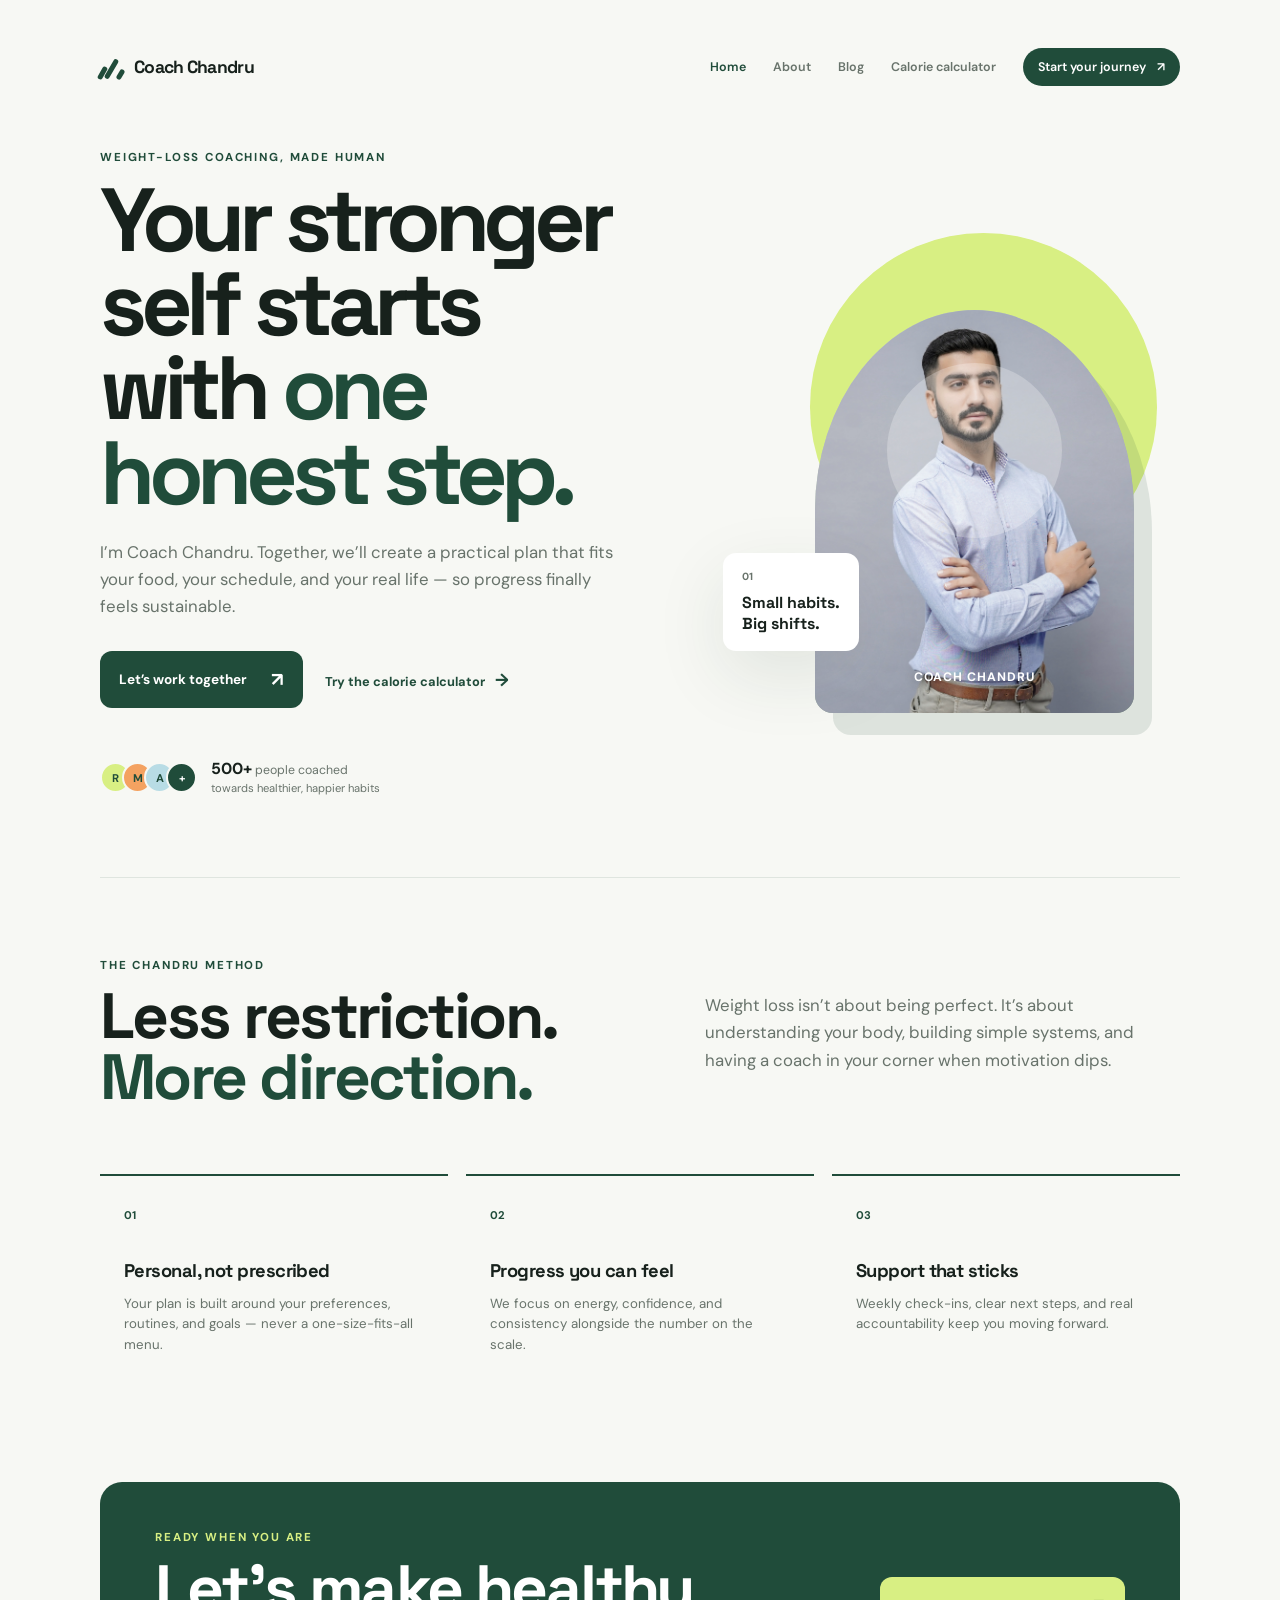
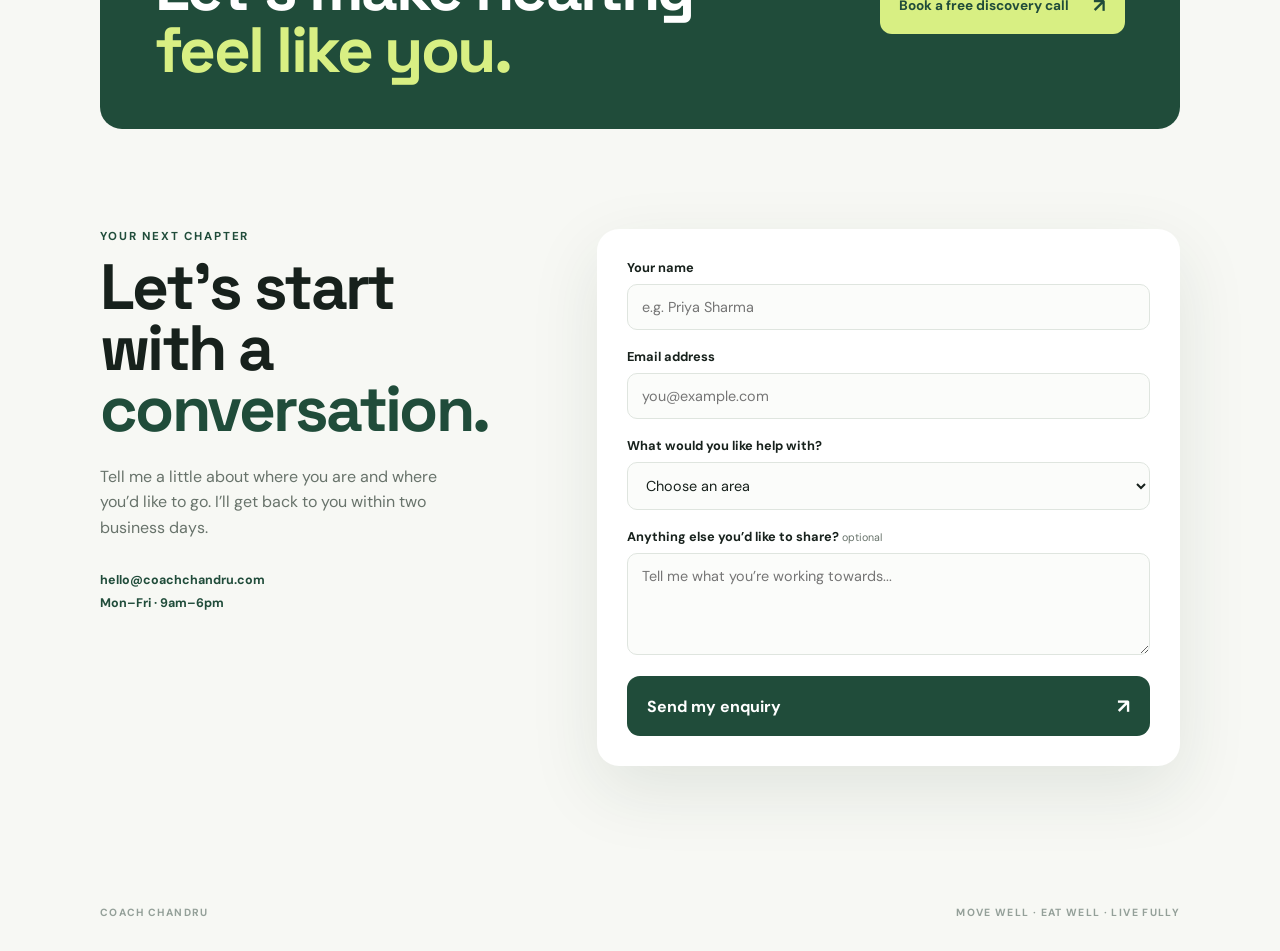
<file: index.html>
<!doctype html>
<html lang="en">
  <head>
    <meta charset="UTF-8" />
    <meta name="viewport" content="width=device-width, initial-scale=1.0" />
    <meta name="description" content="Coach Chandru's practical weight-loss coaching for sustainable habits and lasting change." />
    <title>Coach Chandru — Sustainable weight-loss coaching</title>
    <link rel="preconnect" href="https://fonts.googleapis.com" />
    <link rel="preconnect" href="https://fonts.gstatic.com" crossorigin />
    <link href="https://fonts.googleapis.com/css2?family=DM+Sans:wght@400;500;600;700&family=Space+Grotesk:wght@500;600;700&display=swap" rel="stylesheet" />
    <link rel="stylesheet" href="styles.css" />
  </head>
  <body>
    <main class="page-shell landing-shell">
      <nav class="site-nav" aria-label="Main navigation">
        <a class="wordmark" href="index.html"><span class="brand-mark" aria-hidden="true"><i></i><i></i><i></i></span>Coach Chandru</a>
        <div class="nav-links"><a class="active" href="index.html">Home</a><a href="about.html">About</a><a href="blog.html">Blog</a><a href="calculator.html">Calorie calculator</a><a class="nav-cta" href="#contact">Start your journey <span>↗</span></a></div>
      </nav>
      <section class="coach-hero" aria-labelledby="page-title">
        <div class="hero-content"><p class="eyebrow">Weight-loss coaching, made human</p><h1 id="page-title">Your stronger self starts with <em>one honest step.</em></h1><p class="hero-copy">I’m Coach Chandru. Together, we’ll create a practical plan that fits your food, your schedule, and your real life — so progress finally feels sustainable.</p><div class="hero-actions"><a class="primary-button" href="#start">Let’s work together <span>↗</span></a><a class="text-link" href="calculator.html">Try the calorie calculator <span>→</span></a></div><div class="proof-row"><div class="avatar-stack"><span>R</span><span>M</span><span>A</span><span>+</span></div><p><strong>500+</strong> people coached<br /><small>towards healthier, happier habits</small></p></div></div>
        <div class="hero-visual" aria-label="Coach Chandru coaching outdoors"><div class="sun-disc"></div><div class="portrait-card"><img src="fotos-VTnQLdlYymI-unsplash.jpg" alt="A person enjoying an active moment outdoors" /><div class="portrait-glow"></div><p>Coach Chandru</p></div><div class="floating-note"><span>01</span><strong>Small habits.<br />Big shifts.</strong></div></div>
      </section>
      <section class="belief-section" id="start"><div><p class="section-kicker">The Chandru method</p><h2>Less restriction.<br /><em>More direction.</em></h2></div><p class="belief-copy">Weight loss isn’t about being perfect. It’s about understanding your body, building simple systems, and having a coach in your corner when motivation dips.</p></section>
      <section class="method-grid" aria-label="Coaching benefits"><article><span class="method-number">01</span><h3>Personal, not prescribed</h3><p>Your plan is built around your preferences, routines, and goals — never a one-size-fits-all menu.</p></article><article><span class="method-number">02</span><h3>Progress you can feel</h3><p>We focus on energy, confidence, and consistency alongside the number on the scale.</p></article><article><span class="method-number">03</span><h3>Support that sticks</h3><p>Weekly check-ins, clear next steps, and real accountability keep you moving forward.</p></article></section>
      <section class="cta-panel"><div><p class="eyebrow">Ready when you are</p><h2>Let’s make healthy<br /><em>feel like you.</em></h2></div><a class="primary-button light-button" href="#contact">Book a free discovery call <span>↗</span></a></section>
      <section class="contact-section" id="contact" aria-labelledby="contact-title">
        <div class="contact-intro"><p class="section-kicker">Your next chapter</p><h2 id="contact-title">Let’s start with a<br /><em>conversation.</em></h2><p>Tell me a little about where you are and where you’d like to go. I’ll get back to you within two business days.</p><div class="contact-details"><span>hello@coachchandru.com</span><span>Mon–Fri · 9am–6pm</span></div></div>
        <form class="contact-form" id="contact-form">
          <label><span>Your name</span><input type="text" name="name" placeholder="e.g. Priya Sharma" required /></label>
          <label><span>Email address</span><input type="email" name="email" placeholder="you@example.com" required /></label>
          <label><span>What would you like help with?</span><select name="goal" required><option value="" selected disabled>Choose an area</option><option>Building sustainable habits</option><option>Healthy weight loss</option><option>Nutrition and energy</option><option>Accountability and support</option></select></label>
          <label><span>Anything else you’d like to share? <small>optional</small></span><textarea name="message" rows="4" placeholder="Tell me what you’re working towards..."></textarea></label>
          <button class="calculate-button" type="submit">Send my enquiry <span aria-hidden="true">↗</span></button><p class="contact-success" id="contact-success" role="status" hidden>Thanks — your enquiry is ready to send. Coach Chandru will be in touch soon.</p>
        </form>
      </section>
      <footer><span>COACH CHANDRU</span><span>Move well · Eat well · Live fully</span></footer>
    </main>
    <script>
      document.querySelector("#contact-form").addEventListener("submit", (event) => {
        event.preventDefault();
        const success = document.querySelector("#contact-success");
        success.hidden = false;
        event.currentTarget.reset();
      });
    </script>
  </body>
</html>
</file>
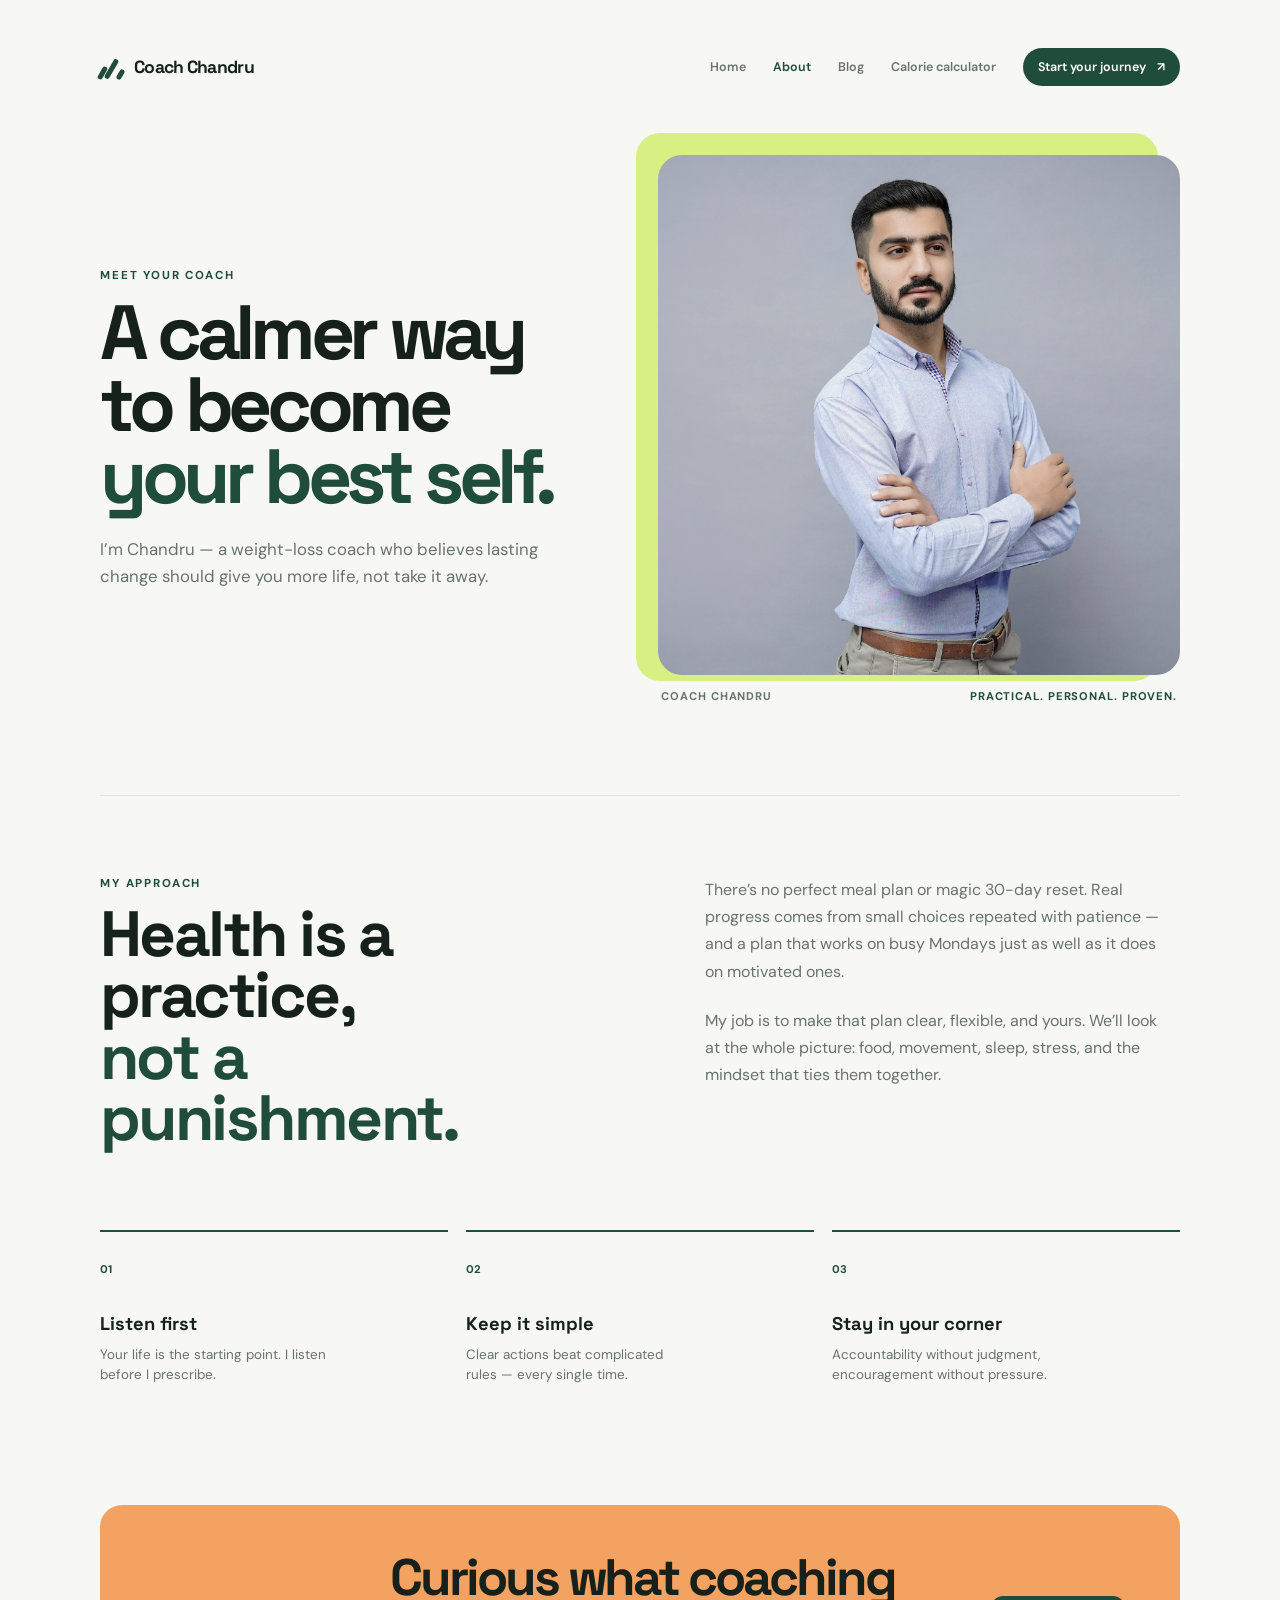
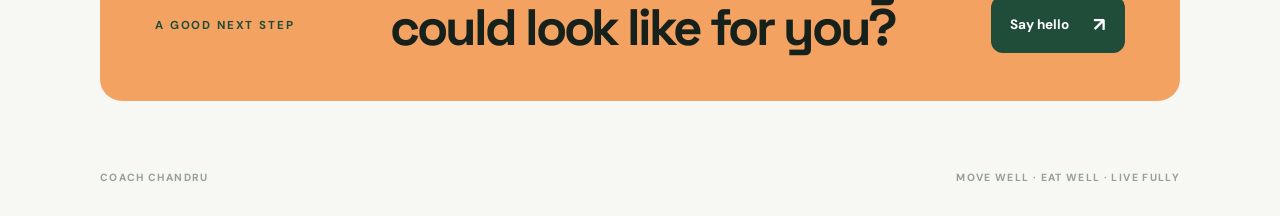
<file: about.html>
<!doctype html>
<html lang="en">
  <head>
    <meta charset="UTF-8" />
    <meta name="viewport" content="width=device-width, initial-scale=1.0" />
    <meta name="description" content="Meet Coach Chandru and learn about his practical, sustainable approach to weight-loss coaching." />
    <title>About Coach Chandru — Weight-loss coaching</title>
    <link rel="preconnect" href="https://fonts.googleapis.com" />
    <link rel="preconnect" href="https://fonts.gstatic.com" crossorigin />
    <link href="https://fonts.googleapis.com/css2?family=DM+Sans:wght@400;500;600;700&family=Space+Grotesk:wght@500;600;700&display=swap" rel="stylesheet" />
    <link rel="stylesheet" href="styles.css" />
  </head>
  <body>
    <main class="page-shell about-shell">
      <nav class="site-nav" aria-label="Main navigation">
        <a class="wordmark" href="index.html"><span class="brand-mark" aria-hidden="true"><i></i><i></i><i></i></span>Coach Chandru</a>
        <div class="nav-links"><a href="index.html">Home</a><a class="active" href="about.html">About</a><a href="blog.html">Blog</a><a href="calculator.html">Calorie calculator</a><a class="nav-cta" href="index.html#contact">Start your journey <span>↗</span></a></div>
      </nav>

      <section class="about-hero" aria-labelledby="about-title">
        <div class="about-hero-copy"><p class="eyebrow">Meet your coach</p><h1 id="about-title">A calmer way to become <em>your best self.</em></h1><p class="hero-copy">I’m Chandru — a weight-loss coach who believes lasting change should give you more life, not take it away.</p></div>
        <figure class="about-hero-image"><img src="fotos-VTnQLdlYymI-unsplash.jpg" alt="A person enjoying an active moment outdoors" /><figcaption><span>Coach Chandru</span><span>Practical. Personal. Proven.</span></figcaption></figure>
      </section>

      <section class="about-story"><div><p class="section-kicker">My approach</p><h2>Health is a practice,<br /><em>not a punishment.</em></h2></div><div class="story-copy"><p>There’s no perfect meal plan or magic 30-day reset. Real progress comes from small choices repeated with patience — and a plan that works on busy Mondays just as well as it does on motivated ones.</p><p>My job is to make that plan clear, flexible, and yours. We’ll look at the whole picture: food, movement, sleep, stress, and the mindset that ties them together.</p></div></section>

      <section class="about-values" aria-label="Coach Chandru's values"><article><span>01</span><h3>Listen first</h3><p>Your life is the starting point. I listen before I prescribe.</p></article><article><span>02</span><h3>Keep it simple</h3><p>Clear actions beat complicated rules — every single time.</p></article><article><span>03</span><h3>Stay in your corner</h3><p>Accountability without judgment, encouragement without pressure.</p></article></section>

      <section class="about-cta"><p class="eyebrow">A good next step</p><h2>Curious what coaching<br />could look like for you?</h2><a class="primary-button" href="mailto:hello@coachchandru.com">Say hello <span>↗</span></a></section>
      <footer><span>COACH CHANDRU</span><span>Move well · Eat well · Live fully</span></footer>
    </main>
  </body>
</html>
</file>
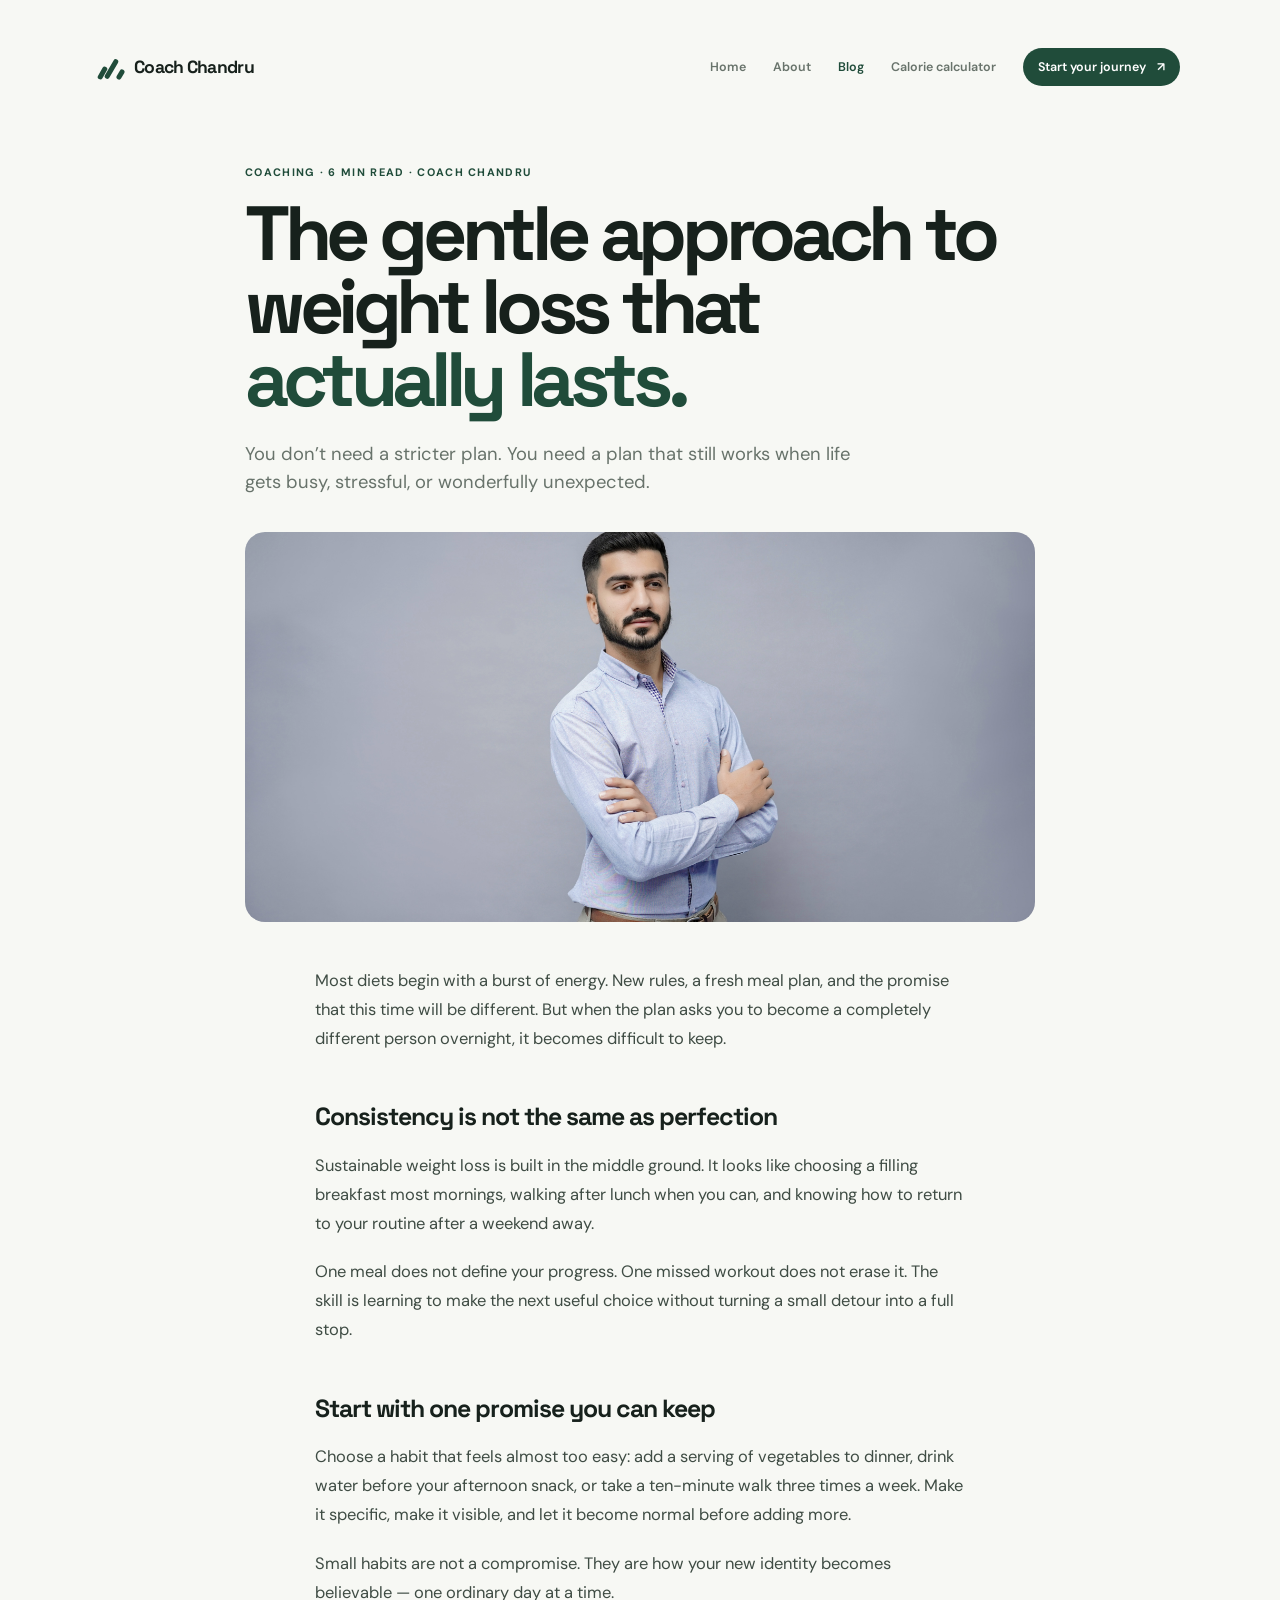
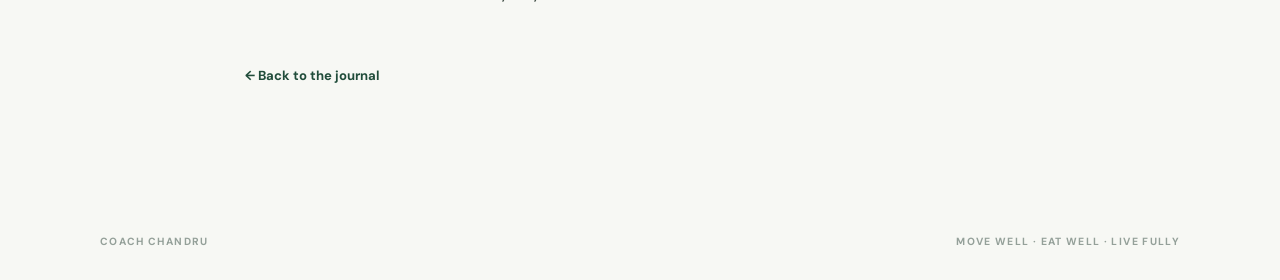
<file: blog-post-1.html>
<!doctype html>
<html lang="en">
  <head><meta charset="UTF-8" /><meta name="viewport" content="width=device-width, initial-scale=1.0" /><meta name="description" content="Why a gentle, sustainable approach to weight loss works better than an all-or-nothing reset." /><title>The gentle approach to weight loss — Coach Chandru</title><link rel="preconnect" href="https://fonts.googleapis.com" /><link rel="preconnect" href="https://fonts.gstatic.com" crossorigin /><link href="https://fonts.googleapis.com/css2?family=DM+Sans:wght@400;500;600;700&family=Space+Grotesk:wght@500;600;700&display=swap" rel="stylesheet" /><link rel="stylesheet" href="styles.css" /></head>
  <body><main class="page-shell article-shell"><nav class="site-nav" aria-label="Main navigation"><a class="wordmark" href="index.html"><span class="brand-mark" aria-hidden="true"><i></i><i></i><i></i></span>Coach Chandru</a><div class="nav-links"><a href="index.html">Home</a><a href="about.html">About</a><a class="active" href="blog.html">Blog</a><a href="calculator.html">Calorie calculator</a><a class="nav-cta" href="index.html#contact">Start your journey <span>↗</span></a></div></nav><article class="article"><p class="post-meta">Coaching · 6 min read · Coach Chandru</p><h1>The gentle approach to weight loss that <em>actually lasts.</em></h1><p class="article-lede">You don’t need a stricter plan. You need a plan that still works when life gets busy, stressful, or wonderfully unexpected.</p><img class="article-image" src="fotos-VTnQLdlYymI-unsplash.jpg" alt="A person enjoying an active moment outdoors" /><div class="article-body"><p>Most diets begin with a burst of energy. New rules, a fresh meal plan, and the promise that this time will be different. But when the plan asks you to become a completely different person overnight, it becomes difficult to keep.</p><h2>Consistency is not the same as perfection</h2><p>Sustainable weight loss is built in the middle ground. It looks like choosing a filling breakfast most mornings, walking after lunch when you can, and knowing how to return to your routine after a weekend away.</p><p>One meal does not define your progress. One missed workout does not erase it. The skill is learning to make the next useful choice without turning a small detour into a full stop.</p><h2>Start with one promise you can keep</h2><p>Choose a habit that feels almost too easy: add a serving of vegetables to dinner, drink water before your afternoon snack, or take a ten-minute walk three times a week. Make it specific, make it visible, and let it become normal before adding more.</p><p>Small habits are not a compromise. They are how your new identity becomes believable — one ordinary day at a time.</p></div><a class="back-link" href="blog.html">← Back to the journal</a></article><footer><span>COACH CHANDRU</span><span>Move well · Eat well · Live fully</span></footer></main></body>
</html>
</file>
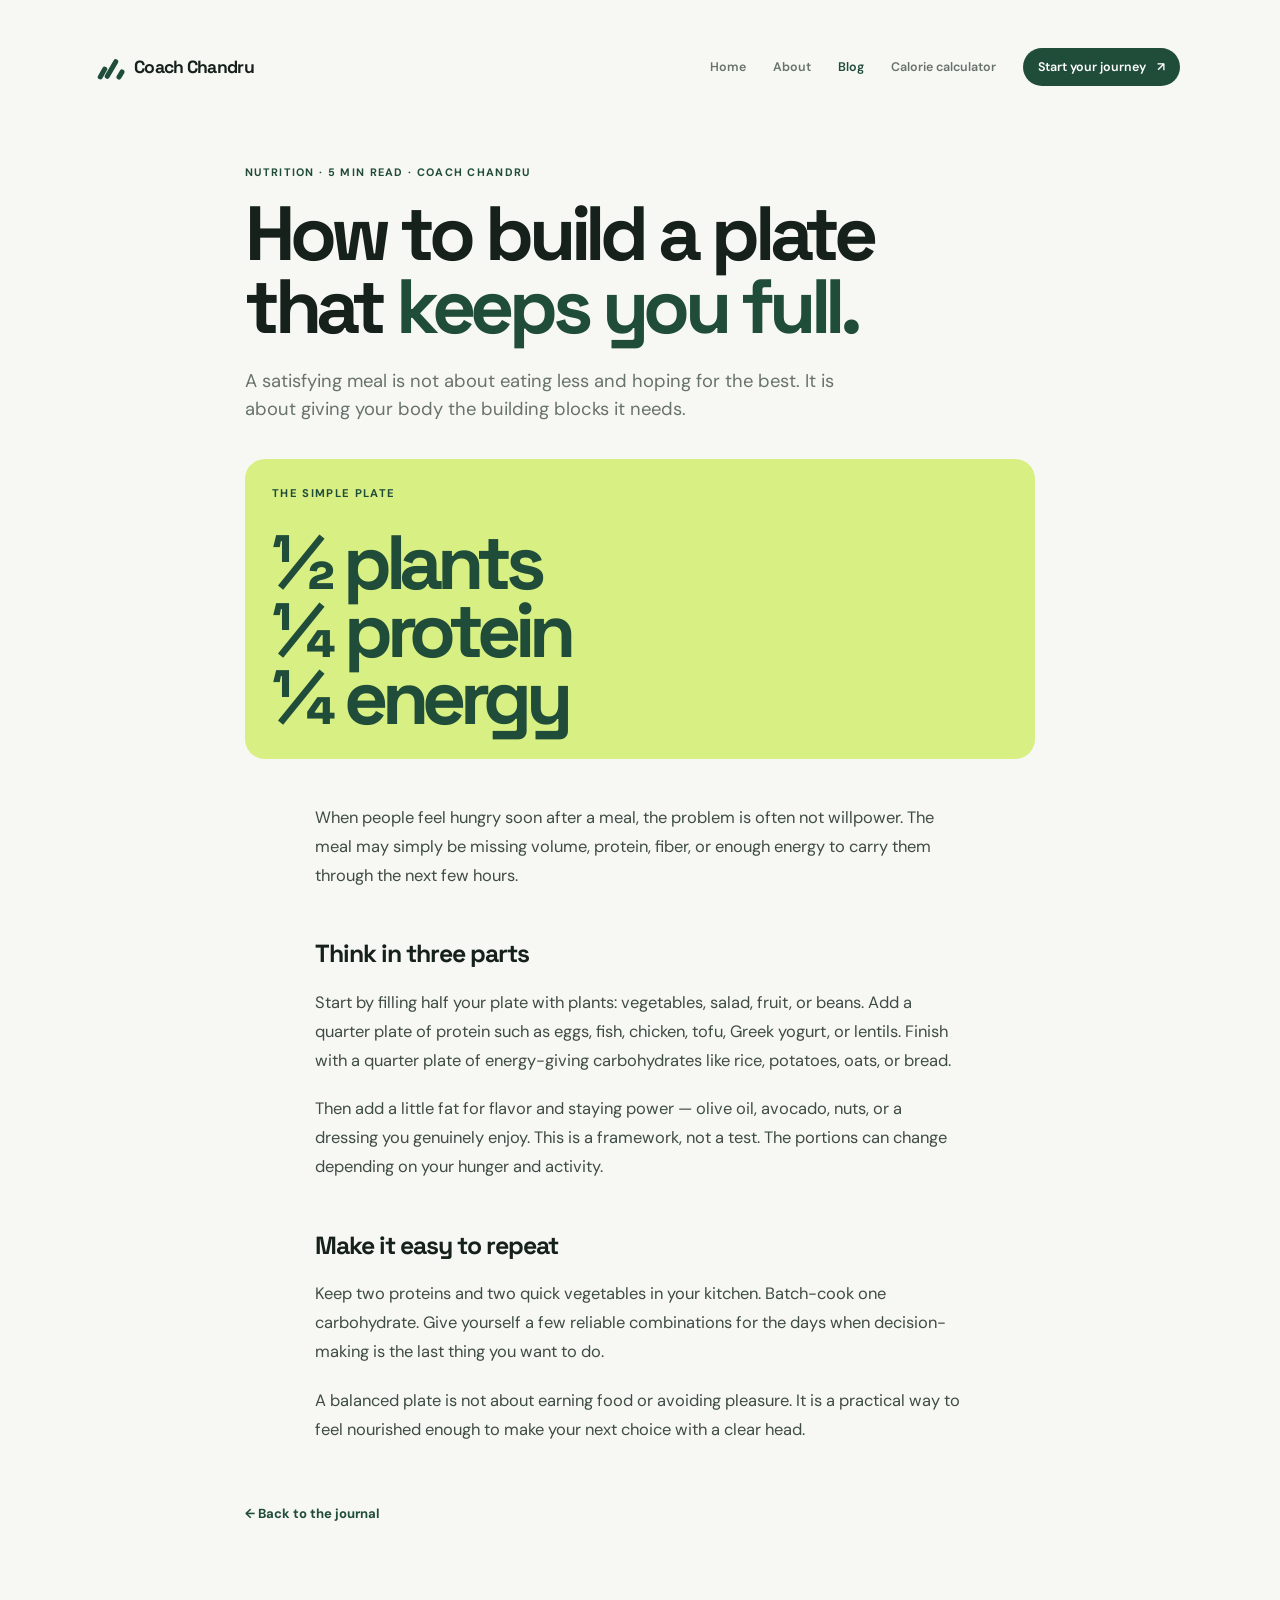
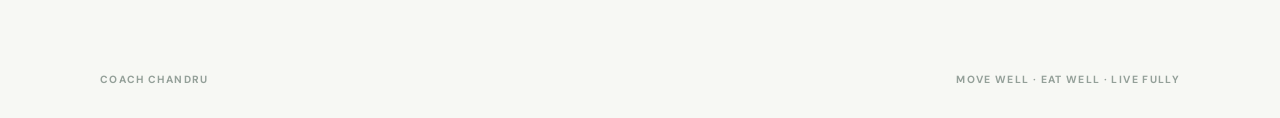
<file: blog-post-2.html>
<!doctype html>
<html lang="en">
  <head><meta charset="UTF-8" /><meta name="viewport" content="width=device-width, initial-scale=1.0" /><meta name="description" content="A simple visual formula for building satisfying, balanced meals without tracking every bite." /><title>How to build a plate that keeps you full — Coach Chandru</title><link rel="preconnect" href="https://fonts.googleapis.com" /><link rel="preconnect" href="https://fonts.gstatic.com" crossorigin /><link href="https://fonts.googleapis.com/css2?family=DM+Sans:wght@400;500;600;700&family=Space+Grotesk:wght@500;600;700&display=swap" rel="stylesheet" /><link rel="stylesheet" href="styles.css" /></head>
  <body><main class="page-shell article-shell"><nav class="site-nav" aria-label="Main navigation"><a class="wordmark" href="index.html"><span class="brand-mark" aria-hidden="true"><i></i><i></i><i></i></span>Coach Chandru</a><div class="nav-links"><a href="index.html">Home</a><a href="about.html">About</a><a class="active" href="blog.html">Blog</a><a href="calculator.html">Calorie calculator</a><a class="nav-cta" href="index.html#contact">Start your journey <span>↗</span></a></div></nav><article class="article"><p class="post-meta">Nutrition · 5 min read · Coach Chandru</p><h1>How to build a plate that <em>keeps you full.</em></h1><p class="article-lede">A satisfying meal is not about eating less and hoping for the best. It is about giving your body the building blocks it needs.</p><div class="article-color-block color-lime"><span>THE SIMPLE PLATE</span><strong>½ plants<br />¼ protein<br />¼ energy</strong></div><div class="article-body"><p>When people feel hungry soon after a meal, the problem is often not willpower. The meal may simply be missing volume, protein, fiber, or enough energy to carry them through the next few hours.</p><h2>Think in three parts</h2><p>Start by filling half your plate with plants: vegetables, salad, fruit, or beans. Add a quarter plate of protein such as eggs, fish, chicken, tofu, Greek yogurt, or lentils. Finish with a quarter plate of energy-giving carbohydrates like rice, potatoes, oats, or bread.</p><p>Then add a little fat for flavor and staying power — olive oil, avocado, nuts, or a dressing you genuinely enjoy. This is a framework, not a test. The portions can change depending on your hunger and activity.</p><h2>Make it easy to repeat</h2><p>Keep two proteins and two quick vegetables in your kitchen. Batch-cook one carbohydrate. Give yourself a few reliable combinations for the days when decision-making is the last thing you want to do.</p><p>A balanced plate is not about earning food or avoiding pleasure. It is a practical way to feel nourished enough to make your next choice with a clear head.</p></div><a class="back-link" href="blog.html">← Back to the journal</a></article><footer><span>COACH CHANDRU</span><span>Move well · Eat well · Live fully</span></footer></main></body>
</html>
</file>
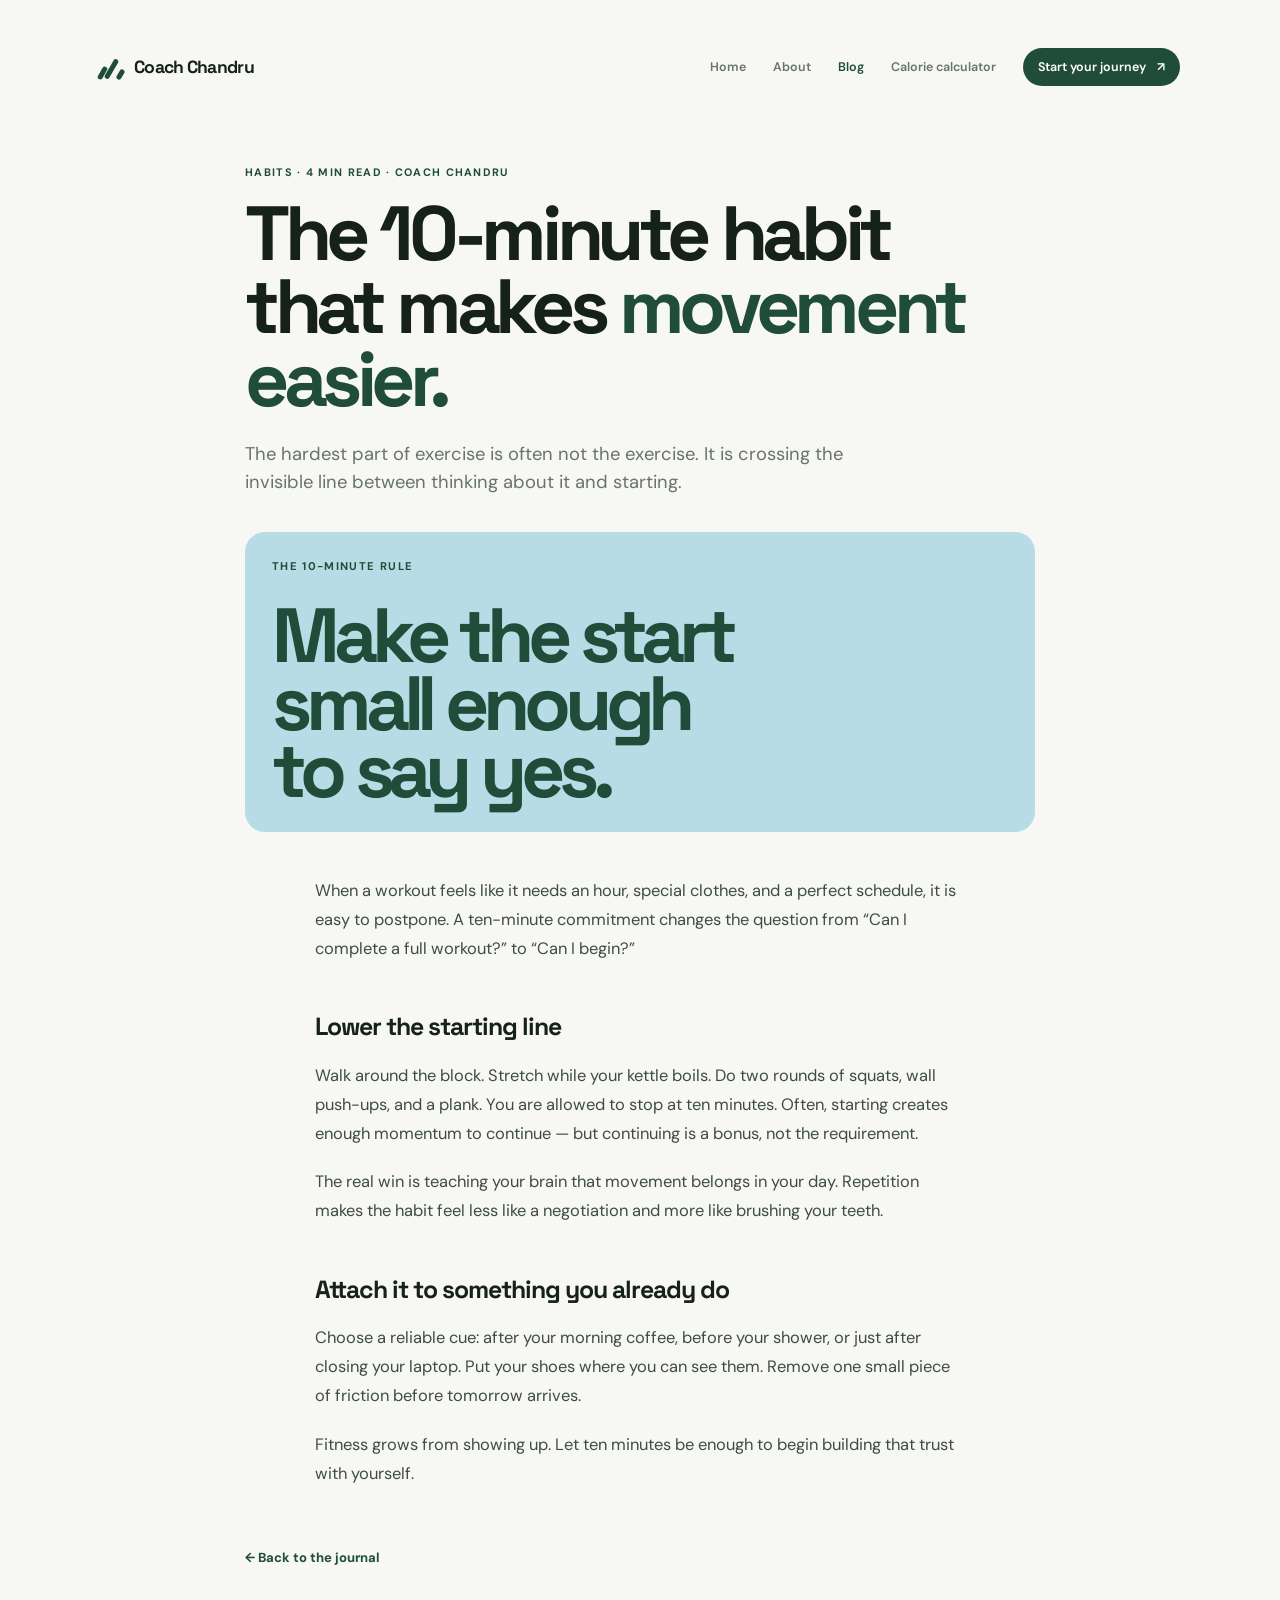
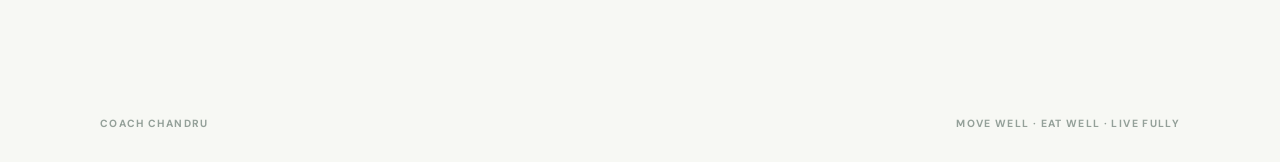
<file: blog-post-3.html>
<!doctype html>
<html lang="en">
  <head><meta charset="UTF-8" /><meta name="viewport" content="width=device-width, initial-scale=1.0" /><meta name="description" content="How a ten-minute movement habit can help you build consistency and make exercise easier." /><title>The 10-minute habit that makes movement easier — Coach Chandru</title><link rel="preconnect" href="https://fonts.googleapis.com" /><link rel="preconnect" href="https://fonts.gstatic.com" crossorigin /><link href="https://fonts.googleapis.com/css2?family=DM+Sans:wght@400;500;600;700&family=Space+Grotesk:wght@500;600;700&display=swap" rel="stylesheet" /><link rel="stylesheet" href="styles.css" /></head>
  <body><main class="page-shell article-shell"><nav class="site-nav" aria-label="Main navigation"><a class="wordmark" href="index.html"><span class="brand-mark" aria-hidden="true"><i></i><i></i><i></i></span>Coach Chandru</a><div class="nav-links"><a href="index.html">Home</a><a href="about.html">About</a><a class="active" href="blog.html">Blog</a><a href="calculator.html">Calorie calculator</a><a class="nav-cta" href="index.html#contact">Start your journey <span>↗</span></a></div></nav><article class="article"><p class="post-meta">Habits · 4 min read · Coach Chandru</p><h1>The 10-minute habit that makes <em>movement easier.</em></h1><p class="article-lede">The hardest part of exercise is often not the exercise. It is crossing the invisible line between thinking about it and starting.</p><div class="article-color-block color-blue"><span>THE 10-MINUTE RULE</span><strong>Make the start<br />small enough<br />to say yes.</strong></div><div class="article-body"><p>When a workout feels like it needs an hour, special clothes, and a perfect schedule, it is easy to postpone. A ten-minute commitment changes the question from “Can I complete a full workout?” to “Can I begin?”</p><h2>Lower the starting line</h2><p>Walk around the block. Stretch while your kettle boils. Do two rounds of squats, wall push-ups, and a plank. You are allowed to stop at ten minutes. Often, starting creates enough momentum to continue — but continuing is a bonus, not the requirement.</p><p>The real win is teaching your brain that movement belongs in your day. Repetition makes the habit feel less like a negotiation and more like brushing your teeth.</p><h2>Attach it to something you already do</h2><p>Choose a reliable cue: after your morning coffee, before your shower, or just after closing your laptop. Put your shoes where you can see them. Remove one small piece of friction before tomorrow arrives.</p><p>Fitness grows from showing up. Let ten minutes be enough to begin building that trust with yourself.</p></div><a class="back-link" href="blog.html">← Back to the journal</a></article><footer><span>COACH CHANDRU</span><span>Move well · Eat well · Live fully</span></footer></main></body>
</html>
</file>
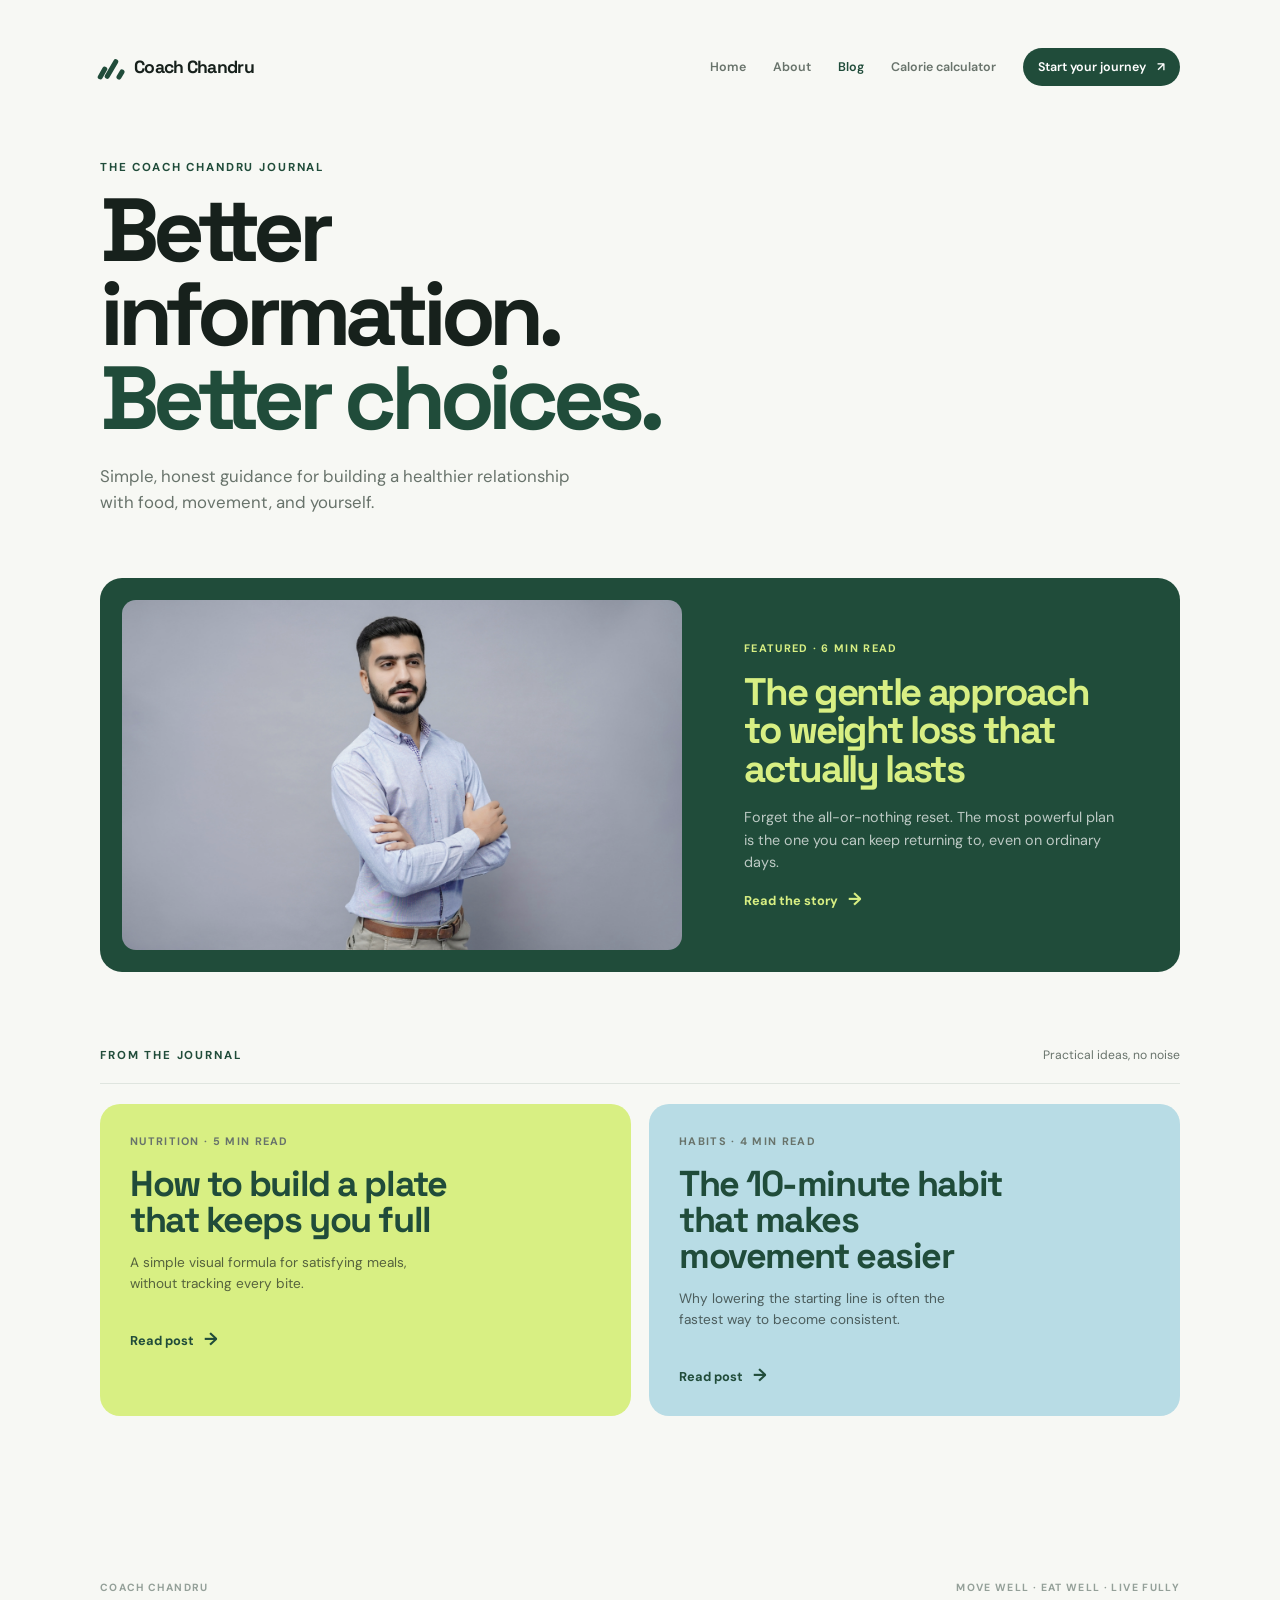
<file: blog.html>
<!doctype html>
<html lang="en">
  <head>
    <meta charset="UTF-8" /><meta name="viewport" content="width=device-width, initial-scale=1.0" />
    <meta name="description" content="Practical weight-loss coaching insights from Coach Chandru." />
    <title>Journal — Coach Chandru</title>
    <link rel="preconnect" href="https://fonts.googleapis.com" /><link rel="preconnect" href="https://fonts.gstatic.com" crossorigin />
    <link href="https://fonts.googleapis.com/css2?family=DM+Sans:wght@400;500;600;700&family=Space+Grotesk:wght@500;600;700&display=swap" rel="stylesheet" /><link rel="stylesheet" href="styles.css" />
  </head>
  <body>
    <main class="page-shell blog-shell">
      <nav class="site-nav" aria-label="Main navigation"><a class="wordmark" href="index.html"><span class="brand-mark" aria-hidden="true"><i></i><i></i><i></i></span>Coach Chandru</a><div class="nav-links"><a href="index.html">Home</a><a href="about.html">About</a><a class="active" href="blog.html">Blog</a><a href="calculator.html">Calorie calculator</a><a class="nav-cta" href="index.html#contact">Start your journey <span>↗</span></a></div></nav>
      <section class="blog-heading"><p class="eyebrow">The Coach Chandru journal</p><h1>Better information.<br /><em>Better choices.</em></h1><p class="hero-copy">Simple, honest guidance for building a healthier relationship with food, movement, and yourself.</p></section>
      <section class="featured-post"><div class="featured-image"><img src="fotos-VTnQLdlYymI-unsplash.jpg" alt="A person enjoying an active moment outdoors" /></div><div class="featured-copy"><p class="post-meta">Featured · 6 min read</p><h2><a href="blog-post-1.html">The gentle approach to weight loss that actually lasts</a></h2><p>Forget the all-or-nothing reset. The most powerful plan is the one you can keep returning to, even on ordinary days.</p><a class="text-link" href="blog-post-1.html">Read the story <span>→</span></a></div></section>
      <div class="post-list-heading"><p class="section-kicker">From the journal</p><span>Practical ideas, no noise</span></div>
      <section class="post-grid" aria-label="Blog posts"><article class="post-card post-card-lime"><p class="post-meta">Nutrition · 5 min read</p><h2><a href="blog-post-2.html">How to build a plate that keeps you full</a></h2><p>A simple visual formula for satisfying meals, without tracking every bite.</p><a class="text-link" href="blog-post-2.html">Read post <span>→</span></a></article><article class="post-card post-card-blue"><p class="post-meta">Habits · 4 min read</p><h2><a href="blog-post-3.html">The 10-minute habit that makes movement easier</a></h2><p>Why lowering the starting line is often the fastest way to become consistent.</p><a class="text-link" href="blog-post-3.html">Read post <span>→</span></a></article></section>
      <footer><span>COACH CHANDRU</span><span>Move well · Eat well · Live fully</span></footer>
    </main>
  </body>
</html>
</file>
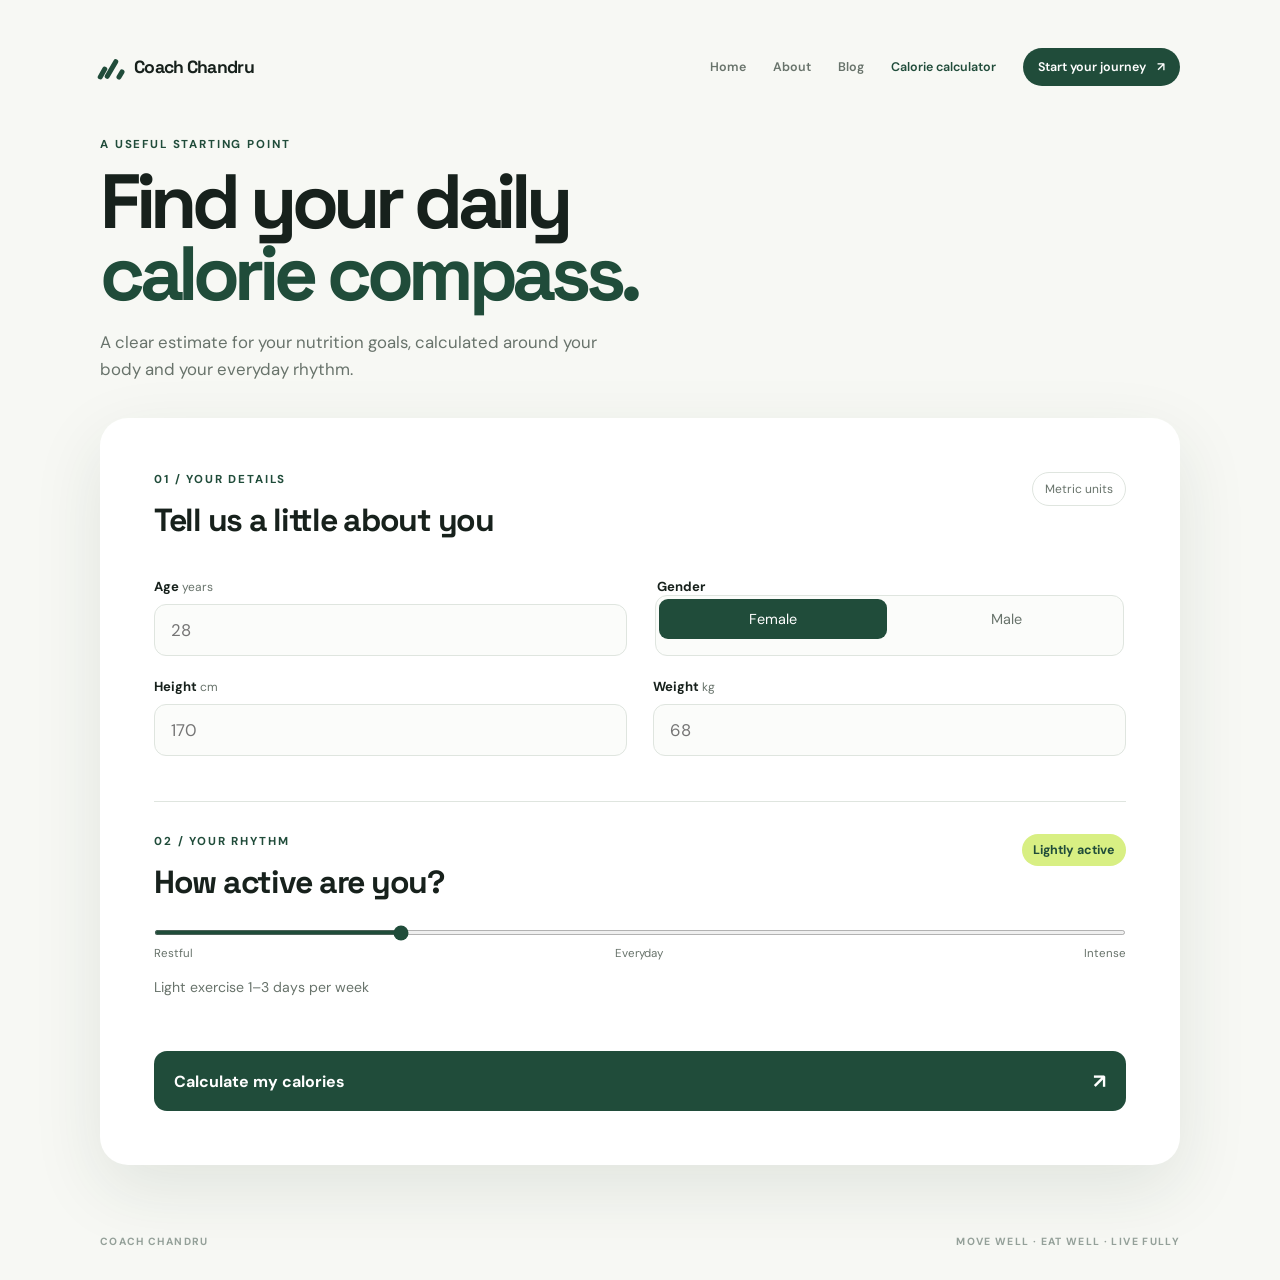
<file: calculator.html>
<!doctype html>
<html lang="en">
  <head>
    <meta charset="UTF-8" />
    <meta name="viewport" content="width=device-width, initial-scale=1.0" />
    <meta name="description" content="Calculate your estimated daily calories with Coach Chandru." />
    <title>Calorie calculator — Coach Chandru</title>
    <link rel="preconnect" href="https://fonts.googleapis.com" /><link rel="preconnect" href="https://fonts.gstatic.com" crossorigin />
    <link href="https://fonts.googleapis.com/css2?family=DM+Sans:wght@400;500;600;700&family=Space+Grotesk:wght@500;600;700&display=swap" rel="stylesheet" /><link rel="stylesheet" href="styles.css" />
  </head>
  <body>
    <main class="page-shell calculator-shell">
      <nav class="site-nav" aria-label="Main navigation"><a class="wordmark" href="index.html"><span class="brand-mark" aria-hidden="true"><i></i><i></i><i></i></span>Coach Chandru</a><div class="nav-links"><a href="index.html">Home</a><a href="about.html">About</a><a href="blog.html">Blog</a><a class="active" href="calculator.html">Calorie calculator</a><a class="nav-cta" href="index.html#contact">Start your journey <span>↗</span></a></div></nav>
      <section class="hero calculator-hero" aria-labelledby="page-title"><p class="eyebrow">A useful starting point</p><h1 id="page-title">Find your daily <em>calorie compass.</em></h1><p class="hero-copy">A clear estimate for your nutrition goals, calculated around your body and your everyday rhythm.</p></section>
      <section class="calculator-card" aria-label="Calorie calculator"><form id="calorie-form" novalidate>
        <div class="form-heading"><div><p class="section-kicker">01 / Your details</p><h2>Tell us a little about you</h2></div><span class="unit-note">Metric units</span></div>
        <div class="field-grid"><label class="field"><span>Age <small>years</small></span><input id="age" name="age" type="number" min="15" max="100" placeholder="28" required /></label><fieldset class="field gender-field"><legend>Gender</legend><div class="segmented-control"><label><input type="radio" name="gender" value="female" checked /><span>Female</span></label><label><input type="radio" name="gender" value="male" /><span>Male</span></label></div></fieldset><label class="field"><span>Height <small>cm</small></span><input id="height" name="height" type="number" min="100" max="250" placeholder="170" required /></label><label class="field"><span>Weight <small>kg</small></span><input id="weight" name="weight" type="number" min="30" max="300" step="0.1" placeholder="68" required /></label></div>
        <div class="activity-block"><div class="activity-label"><div><p class="section-kicker">02 / Your rhythm</p><h2>How active are you?</h2></div><span id="activity-value">Lightly active</span></div><input id="activity" type="range" min="1" max="5" value="2" step="1" aria-label="Activity level" /><div class="range-labels" aria-hidden="true"><span>Restful</span><span>Everyday</span><span>Intense</span></div><div class="activity-description" id="activity-description">Light exercise 1–3 days per week</div></div>
        <div id="form-message" class="form-message" role="alert" aria-live="polite"></div><button class="calculate-button" type="submit">Calculate my calories <span aria-hidden="true">↗</span></button>
      </form></section>
      <section class="results" id="results" aria-live="polite" hidden><div class="results-heading"><div><p class="section-kicker">03 / Your compass</p><h2>Your daily calorie range</h2></div><button class="reset-button" id="reset-button" type="button">Start over <span>↻</span></button></div><div class="result-grid"><article class="result-card maintain-card"><div class="result-icon">→</div><p class="result-label">Maintain weight</p><strong id="maintain-calories">—</strong><span> kcal / day</span><p class="result-note">Your estimated daily energy need.</p></article><article class="result-card lose-card"><div class="result-icon">↓</div><p class="result-label">Lose weight</p><strong id="lose-calories">—</strong><span> kcal / day</span><p class="result-note">A gentle 15% calorie reduction.</p></article><article class="result-card gain-card"><div class="result-icon">↑</div><p class="result-label">Gain weight</p><strong id="gain-calories">—</strong><span> kcal / day</span><p class="result-note">A steady 15% calorie increase.</p></article></div><p class="disclaimer">These estimates are for guidance, not a diagnosis. Your ideal intake can vary with health, goals, and changing activity.</p></section>
      <footer><span>COACH CHANDRU</span><span>Move well · Eat well · Live fully</span></footer>
    </main><script src="script.js"></script>
  </body>
</html>
</file>
<file: styles.css>
:root {
  --ink: #17211c;
  --muted: #68736b;
  --line: #dfe5df;
  --paper: #f7f8f4;
  --white: #fff;
  --green: #204c3a;
  --lime: #d8ef83;
  --orange: #f4a261;
  --blue: #b8dce5;
  --shadow: 0 24px 70px rgba(25, 54, 39, 0.1);
}

* { box-sizing: border-box; }
body { margin: 0; background: var(--paper); color: var(--ink); font-family: "DM Sans", sans-serif; }
button, input { font: inherit; }
.page-shell { width: min(1080px, calc(100% - 40px)); margin: 0 auto; padding: 48px 0 32px; }
.hero { position: relative; max-width: 720px; padding: 16px 0 50px; }
.brand-mark { position: absolute; right: 5%; top: 0; display: flex; gap: 5px; align-items: flex-end; height: 33px; }
.brand-mark span { display: block; width: 7px; border-radius: 4px; background: var(--green); transform: rotate(30deg); }
.brand-mark span:nth-child(1) { height: 18px; }.brand-mark span:nth-child(2) { height: 27px; }.brand-mark span:nth-child(3) { height: 13px; }
.eyebrow, .section-kicker { margin: 0 0 13px; color: var(--green); font-size: .72rem; font-weight: 700; letter-spacing: .16em; text-transform: uppercase; }
h1, h2, p { margin-top: 0; }
h1 { max-width: 690px; margin-bottom: 20px; font-family: "Space Grotesk", sans-serif; font-size: clamp(3.1rem, 7vw, 5.7rem); line-height: .94; letter-spacing: -.07em; }
h1 em { color: var(--green); font-style: normal; }
.hero-copy { max-width: 500px; margin-bottom: 0; color: var(--muted); font-size: 1.05rem; line-height: 1.6; }
.calculator-card { border-radius: 28px; background: var(--white); box-shadow: var(--shadow); }
form { padding: clamp(27px, 5vw, 54px); }
.form-heading, .activity-label, .results-heading { display: flex; align-items: flex-start; justify-content: space-between; gap: 24px; }
h2 { margin-bottom: 0; font-family: "Space Grotesk", sans-serif; font-size: clamp(1.4rem, 3vw, 2rem); letter-spacing: -.04em; }
.unit-note { padding: 8px 12px; border: 1px solid var(--line); border-radius: 99px; color: var(--muted); font-size: .75rem; white-space: nowrap; }
.field-grid { display: grid; grid-template-columns: repeat(2, 1fr); gap: 22px 26px; margin-top: 38px; }
.field { display: grid; gap: 9px; min-width: 0; border: 0; padding: 0; }
.field > span, legend { color: var(--ink); font-size: .82rem; font-weight: 700; }
.field small { color: var(--muted); font-size: .75rem; font-weight: 400; }
input[type="number"] { width: 100%; padding: 14px 16px; border: 1.5px solid var(--line); border-radius: 12px; outline: 0; background: #fbfcfa; color: var(--ink); font-size: 1.05rem; transition: border .2s, box-shadow .2s; }
input[type="number"]:focus { border-color: var(--green); box-shadow: 0 0 0 4px rgba(32, 76, 58, .1); }
.segmented-control { display: flex; overflow: hidden; border: 1.5px solid var(--line); border-radius: 12px; background: #fbfcfa; }
.segmented-control label { flex: 1; cursor: pointer; }
.segmented-control input { position: absolute; opacity: 0; }
.segmented-control span { display: block; padding: 14px 12px; color: var(--muted); font-size: .9rem; text-align: center; transition: .2s; }
.segmented-control input:checked + span { margin: 3px; padding: 11px 9px; border-radius: 9px; background: var(--green); color: white; }
.activity-block { margin-top: 45px; padding-top: 32px; border-top: 1px solid var(--line); }
.activity-label > span { padding: 8px 11px; border-radius: 99px; background: var(--lime); color: var(--green); font-size: .78rem; font-weight: 700; }
input[type="range"] { width: 100%; height: 5px; margin: 28px 0 11px; accent-color: var(--green); cursor: pointer; }
.range-labels { display: flex; justify-content: space-between; color: var(--muted); font-size: .72rem; }
.activity-description { margin-top: 17px; color: var(--muted); font-size: .88rem; }
.form-message { min-height: 25px; margin-top: 22px; color: #b64b39; font-size: .82rem; }
.calculate-button { display: flex; align-items: center; justify-content: space-between; width: 100%; margin-top: 8px; padding: 17px 20px; border: 0; border-radius: 13px; background: var(--green); color: white; cursor: pointer; font-weight: 700; transition: transform .2s, background .2s; }
.calculate-button span { font-size: 1.25rem; }.calculate-button:hover { background: #16392b; transform: translateY(-2px); }
.results { margin-top: 68px; }.results-heading { align-items: center; }.reset-button { border: 0; background: none; color: var(--muted); cursor: pointer; font-size: .82rem; }.reset-button span { margin-left: 5px; font-size: 1.1rem; }
.result-grid { display: grid; grid-template-columns: repeat(3, 1fr); gap: 17px; margin-top: 27px; }.result-card { min-height: 230px; padding: 25px; border-radius: 22px; }.maintain-card { background: var(--lime); }.lose-card { background: var(--orange); }.gain-card { background: var(--blue); }
.result-icon { display: grid; width: 33px; height: 33px; margin-bottom: 27px; place-items: center; border-radius: 50%; background: rgba(255,255,255,.52); font-size: 1.2rem; }.result-label { margin-bottom: 10px; font-size: .85rem; font-weight: 700; }.result-card strong { font-family: "Space Grotesk", sans-serif; font-size: clamp(2.2rem, 4vw, 3.2rem); letter-spacing: -.07em; }.result-card > span { font-size: .72rem; font-weight: 700; }.result-note { max-width: 170px; margin: 22px 0 0; color: rgba(23,33,28,.68); font-size: .78rem; line-height: 1.4; }
.disclaimer { margin: 20px 0 0; color: var(--muted); font-size: .75rem; line-height: 1.5; }.results[hidden] { display: none; }
footer { display: flex; justify-content: space-between; padding: 70px 0 0; color: #94a099; font-size: .65rem; font-weight: 700; letter-spacing: .13em; text-transform: uppercase; }
@media (max-width: 650px) { .page-shell { width: min(100% - 28px, 540px); padding-top: 28px; }.hero { padding-bottom: 36px; }.field-grid, .result-grid { grid-template-columns: 1fr; }.form-heading, .activity-label, .results-heading { align-items: flex-start; }.result-card { min-height: 185px; }.result-icon { margin-bottom: 18px; } footer { gap: 12px; flex-direction: column; } }

/* Shared navigation and Coach Chandru landing page */
.site-nav { display: flex; align-items: center; justify-content: space-between; gap: 24px; padding: 0 0 54px; }
.wordmark { display: flex; align-items: center; gap: 11px; color: var(--ink); font-family: "Space Grotesk", sans-serif; font-size: 1.1rem; font-weight: 700; letter-spacing: -.04em; text-decoration: none; }
.site-nav .brand-mark { position: static; height: 25px; gap: 4px; }
.site-nav .brand-mark i { display: block; width: 5px; border-radius: 4px; background: var(--green); transform: rotate(30deg); }
.site-nav .brand-mark i:nth-child(1) { height: 14px; }.site-nav .brand-mark i:nth-child(2) { height: 22px; }.site-nav .brand-mark i:nth-child(3) { height: 11px; }
.nav-links { display: flex; align-items: center; gap: 27px; }.nav-links a { color: var(--muted); font-size: .78rem; font-weight: 600; text-decoration: none; }.nav-links a:hover, .nav-links a.active { color: var(--green); }.nav-links .nav-cta { padding: 11px 15px; border-radius: 99px; background: var(--green); color: white; }.nav-cta span { margin-left: 8px; }
.coach-hero { display: grid; grid-template-columns: minmax(0, 1.1fr) minmax(280px, .9fr); align-items: center; gap: 6%; min-height: 585px; padding: 10px 0 80px; }.hero-content h1 { max-width: 650px; margin-bottom: 24px; }.hero-content .hero-copy { max-width: 530px; }.hero-actions { display: flex; align-items: center; flex-wrap: wrap; gap: 22px; margin-top: 32px; }.primary-button { display: inline-flex; align-items: center; justify-content: space-between; gap: 24px; padding: 16px 19px; border-radius: 12px; background: var(--green); color: white; font-size: .85rem; font-weight: 700; text-decoration: none; transition: transform .2s, background .2s; }.primary-button:hover { background: #16392b; transform: translateY(-2px); }.primary-button span { font-size: 1.2rem; }.text-link { color: var(--green); font-size: .8rem; font-weight: 700; text-decoration: none; }.text-link span { margin-left: 7px; font-size: 1.1rem; }.proof-row { display: flex; align-items: center; gap: 14px; margin-top: 50px; }.proof-row p { margin: 0; color: var(--muted); font-size: .77rem; line-height: 1.35; }.proof-row strong { color: var(--ink); font-size: 1rem; }.proof-row small { font-size: .7rem; }.avatar-stack { display: flex; padding-left: 9px; }.avatar-stack span { display: grid; width: 31px; height: 31px; margin-left: -9px; place-items: center; border: 2px solid var(--paper); border-radius: 50%; background: var(--lime); color: var(--green); font-size: .7rem; font-weight: 700; }.avatar-stack span:nth-child(2) { background: var(--orange); }.avatar-stack span:nth-child(3) { background: var(--blue); }.avatar-stack span:nth-child(4) { background: var(--green); color: white; }
.hero-visual { position: relative; min-height: 480px; }.sun-disc { position: absolute; top: 0; right: 5%; width: 76%; aspect-ratio: 1; border-radius: 50%; background: var(--lime); }.portrait-card { position: absolute; right: 10%; bottom: 0; display: flex; width: 70%; height: 84%; overflow: hidden; align-items: center; justify-content: flex-end; flex-direction: column; border-radius: 50% 50% 18px 18px; background: linear-gradient(145deg, #c9d7c8, #7c9c80); box-shadow: 18px 22px 0 rgba(32, 76, 58, .12); }.portrait-card img { position: absolute; inset: 0; width: 100%; height: 100%; object-fit: cover; filter: saturate(.78); }.portrait-glow { position: absolute; top: 13%; width: 55%; aspect-ratio: 1; border-radius: 50%; background: rgba(255,255,255,.25); }.portrait-card p { position: relative; z-index: 1; margin: 0 0 28px; color: white; font-size: .77rem; font-weight: 700; letter-spacing: .08em; text-transform: uppercase; text-shadow: 0 1px 10px rgba(0,0,0,.35); }.floating-note { position: absolute; bottom: 13%; left: 0; padding: 17px 19px; border-radius: 13px; background: white; box-shadow: var(--shadow); }.floating-note span { display: block; margin-bottom: 9px; color: var(--muted); font-size: .65rem; font-weight: 700; }.floating-note strong { font-family: "Space Grotesk", sans-serif; font-size: 1rem; line-height: 1.1; }
.belief-section { display: grid; grid-template-columns: 1fr 1fr; gap: 12%; padding: 80px 0 65px; border-top: 1px solid var(--line); }.belief-section h2, .cta-panel h2 { font-size: clamp(2.2rem, 5vw, 4rem); line-height: .96; }.belief-section h2 em, .cta-panel h2 em { color: var(--green); font-style: normal; }.belief-copy { max-width: 430px; margin: 34px 0 0; color: var(--muted); font-size: 1.05rem; line-height: 1.65; }
.method-grid { display: grid; grid-template-columns: repeat(3, 1fr); gap: 18px; padding-bottom: 100px; }.method-grid article { padding: 27px 24px; border-top: 2px solid var(--green); }.method-number { color: var(--green); font-size: .7rem; font-weight: 700; }.method-grid h3 { margin: 35px 0 12px; font-family: "Space Grotesk", sans-serif; font-size: 1.15rem; letter-spacing: -.03em; }.method-grid p { margin: 0; color: var(--muted); font-size: .83rem; line-height: 1.55; }
.cta-panel { display: flex; align-items: center; justify-content: space-between; gap: 30px; padding: 48px 55px; border-radius: 22px; background: var(--green); color: white; }.cta-panel .eyebrow { color: var(--lime); }.cta-panel h2 { margin: 0; }.cta-panel h2 em { color: var(--lime); }.light-button { background: var(--lime); color: var(--green); }.light-button:hover { background: white; }
.calculator-shell .site-nav { padding-bottom: 35px; }.calculator-hero { padding-bottom: 35px; }.calculator-hero h1 { font-size: clamp(3rem, 6vw, 5rem); }
@media (max-width: 760px) { .site-nav { align-items: flex-start; }.nav-links { flex-wrap: wrap; justify-content: flex-end; gap: 10px 12px; }.nav-links a { font-size: .7rem; }.nav-links .nav-cta { font-size: .72rem; }.coach-hero { grid-template-columns: 1fr; gap: 35px; min-height: 0; padding-bottom: 55px; }.hero-visual { min-height: 400px; width: min(100%, 410px); margin: 0 auto; }.belief-section, .method-grid { grid-template-columns: 1fr; gap: 10px; }.belief-section { padding-top: 55px; }.belief-copy { margin-top: 0; }.method-grid { padding-bottom: 60px; }.cta-panel { align-items: flex-start; flex-direction: column; padding: 32px 25px; } }

/* About page */
.about-hero { display: grid; grid-template-columns: .95fr 1.05fr; align-items: center; gap: 8%; padding: 15px 0 92px; }
.about-hero h1 { margin-bottom: 24px; font-size: clamp(3rem, 6vw, 5.2rem); }
.about-hero-image { position: relative; margin: 0; }
.about-hero-image::before { position: absolute; z-index: -1; top: -22px; left: -22px; width: 100%; height: 100%; border-radius: 24px; background: var(--lime); content: ""; }
.about-hero-image img { display: block; width: 100%; height: 520px; object-fit: cover; border-radius: 24px; filter: saturate(.78); }
.about-hero-image figcaption { display: flex; justify-content: space-between; padding: 14px 3px 0; color: var(--muted); font-size: .7rem; font-weight: 700; letter-spacing: .08em; text-transform: uppercase; }
.about-hero-image figcaption span:last-child { color: var(--green); }
.about-story { display: grid; grid-template-columns: 1fr 1fr; gap: 12%; padding: 80px 0; border-top: 1px solid var(--line); }
.about-story h2 { font-size: clamp(2.2rem, 5vw, 4rem); line-height: .96; }.about-story h2 em { color: var(--green); font-style: normal; }.story-copy { max-width: 460px; color: var(--muted); font-size: 1rem; line-height: 1.7; }.story-copy p + p { margin-top: 22px; }
.about-values { display: grid; grid-template-columns: repeat(3, 1fr); gap: 18px; padding-bottom: 95px; }.about-values article { padding: 25px 0; border-top: 2px solid var(--green); }.about-values span { color: var(--green); font-size: .7rem; font-weight: 700; }.about-values h3 { margin: 34px 0 10px; font-family: "Space Grotesk", sans-serif; font-size: 1.15rem; }.about-values p { max-width: 230px; margin: 0; color: var(--muted); font-size: .84rem; line-height: 1.5; }
.about-cta { display: flex; align-items: flex-end; justify-content: space-between; gap: 30px; padding: 48px 55px; border-radius: 22px; background: var(--orange); }.about-cta .eyebrow { margin-bottom: 20px; }.about-cta h2 { margin: 0; font-size: clamp(2rem, 4vw, 3.2rem); line-height: .98; letter-spacing: -.06em; }
@media (max-width: 760px) { .about-hero, .about-story, .about-values { grid-template-columns: 1fr; gap: 38px; }.about-hero { padding-bottom: 65px; }.about-hero-image img { height: 390px; }.about-story { padding: 55px 0; }.about-values { padding-bottom: 60px; }.about-cta { align-items: flex-start; flex-direction: column; padding: 32px 25px; } }

/* Contact form */
.contact-section { display: grid; grid-template-columns: .8fr 1.2fr; gap: 10%; padding: 100px 0 70px; scroll-margin-top: 24px; }
.contact-intro h2 { margin-bottom: 24px; font-size: clamp(2.3rem, 5vw, 4rem); line-height: .95; }.contact-intro h2 em { color: var(--green); font-style: normal; }.contact-intro > p:not(.section-kicker) { max-width: 340px; color: var(--muted); line-height: 1.6; }.contact-details { display: grid; gap: 7px; margin-top: 32px; color: var(--green); font-size: .78rem; font-weight: 700; }
.contact-form { display: grid; gap: 18px; padding: 30px; border-radius: 22px; background: var(--white); box-shadow: var(--shadow); }.contact-form label { display: grid; gap: 8px; }.contact-form label > span { color: var(--ink); font-size: .8rem; font-weight: 700; }.contact-form label small { color: var(--muted); font-weight: 400; }.contact-form input, .contact-form select, .contact-form textarea { width: 100%; resize: vertical; padding: 13px 14px; border: 1.5px solid var(--line); border-radius: 10px; outline: 0; background: #fbfcfa; color: var(--ink); font: inherit; font-size: .9rem; }.contact-form input:focus, .contact-form select:focus, .contact-form textarea:focus { border-color: var(--green); box-shadow: 0 0 0 4px rgba(32, 76, 58, .1); }.contact-form textarea { min-height: 102px; }.contact-form .calculate-button { margin-top: 3px; }.contact-success { margin: 0; padding: 12px 14px; border-radius: 9px; background: var(--lime); color: var(--green); font-size: .8rem; line-height: 1.4; }.contact-success[hidden] { display: none; }
@media (max-width: 760px) { .contact-section { grid-template-columns: 1fr; gap: 38px; padding: 65px 0 50px; }.contact-form { padding: 23px; } }

/* Blog and article pages */
.blog-heading { max-width: 680px; padding: 20px 0 62px; }.blog-heading h1 { margin-bottom: 22px; }.blog-heading h1 em, .featured-copy h2 a, .post-card h2 a { color: var(--green); font-style: normal; }.featured-post { display: grid; grid-template-columns: 1.15fr .85fr; gap: 6%; align-items: center; padding: 22px; border-radius: 22px; background: var(--green); color: white; }.featured-image { height: 350px; overflow: hidden; border-radius: 14px; }.featured-image img { width: 100%; height: 100%; object-fit: cover; filter: saturate(.75); }.featured-copy { padding: 20px 30px 20px 0; }.post-meta { margin-bottom: 18px; color: var(--muted); font-size: .68rem; font-weight: 700; letter-spacing: .12em; text-transform: uppercase; }.featured-copy .post-meta { color: var(--lime); }.featured-copy h2 { margin-bottom: 18px; font-family: "Space Grotesk", sans-serif; font-size: clamp(1.8rem, 3vw, 2.8rem); line-height: 1; letter-spacing: -.06em; }.featured-copy h2 a { color: var(--lime); text-decoration: none; }.featured-copy > p:not(.post-meta) { color: rgba(255,255,255,.7); font-size: .9rem; line-height: 1.55; }.featured-copy .text-link { color: var(--lime); }.post-list-heading { display: flex; justify-content: space-between; align-items: center; padding: 75px 0 20px; border-bottom: 1px solid var(--line); }.post-list-heading .section-kicker { margin: 0; }.post-list-heading > span { color: var(--muted); font-size: .76rem; }.post-grid { display: grid; grid-template-columns: repeat(2, 1fr); gap: 18px; padding: 20px 0 95px; }.post-card { min-height: 280px; padding: 30px; border-radius: 20px; }.post-card-lime { background: var(--lime); }.post-card-blue { background: var(--blue); }.post-card h2 { max-width: 350px; margin: 0 0 15px; font-size: clamp(1.55rem, 3vw, 2.25rem); line-height: 1; }.post-card h2 a { text-decoration: none; }.post-card > p:not(.post-meta) { max-width: 300px; color: rgba(23,33,28,.68); font-size: .85rem; line-height: 1.5; }.post-card .text-link { display: inline-block; margin-top: 20px; }
.article { max-width: 790px; margin: 0 auto; padding: 25px 0 80px; }.article > .post-meta { color: var(--green); }.article h1 { max-width: 760px; margin-bottom: 24px; font-size: clamp(2.8rem, 6vw, 5.2rem); line-height: .95; }.article h1 em { color: var(--green); font-style: normal; }.article-lede { max-width: 620px; margin-bottom: 35px; color: var(--muted); font-size: 1.15rem; line-height: 1.55; }.article-image { display: block; width: 100%; height: 390px; object-fit: cover; border-radius: 20px; filter: saturate(.8); }.article-body { max-width: 650px; margin: 45px auto 0; color: #3f4c44; font-size: 1.03rem; line-height: 1.75; }.article-body h2 { margin: 42px 0 13px; color: var(--ink); font-size: 1.55rem; }.article-body p { margin-bottom: 20px; }.article-color-block { display: flex; min-height: 300px; align-items: center; justify-content: space-between; flex-direction: column; padding: 27px; border-radius: 20px; }.article-color-block span { align-self: flex-start; color: var(--green); font-size: .7rem; font-weight: 700; letter-spacing: .12em; }.article-color-block strong { align-self: flex-start; color: var(--green); font-family: "Space Grotesk", sans-serif; font-size: clamp(2.5rem, 6vw, 5rem); line-height: .88; letter-spacing: -.08em; }.color-lime { background: var(--lime); }.color-blue { background: var(--blue); }.back-link { display: inline-block; margin-top: 40px; color: var(--green); font-size: .82rem; font-weight: 700; text-decoration: none; }
@media (max-width: 760px) { .blog-heading { padding-top: 5px; padding-bottom: 40px; }.featured-post { grid-template-columns: 1fr; padding: 13px; gap: 5px; }.featured-image { height: 260px; }.featured-copy { padding: 20px 12px 25px; }.post-list-heading { align-items: flex-start; flex-direction: column; gap: 8px; padding-top: 55px; }.post-grid { grid-template-columns: 1fr; padding-bottom: 60px; }.article { padding-top: 5px; }.article-image { height: 280px; }.article-body { margin-top: 32px; font-size: .96rem; }.article-color-block { min-height: 250px; } }
</file>
